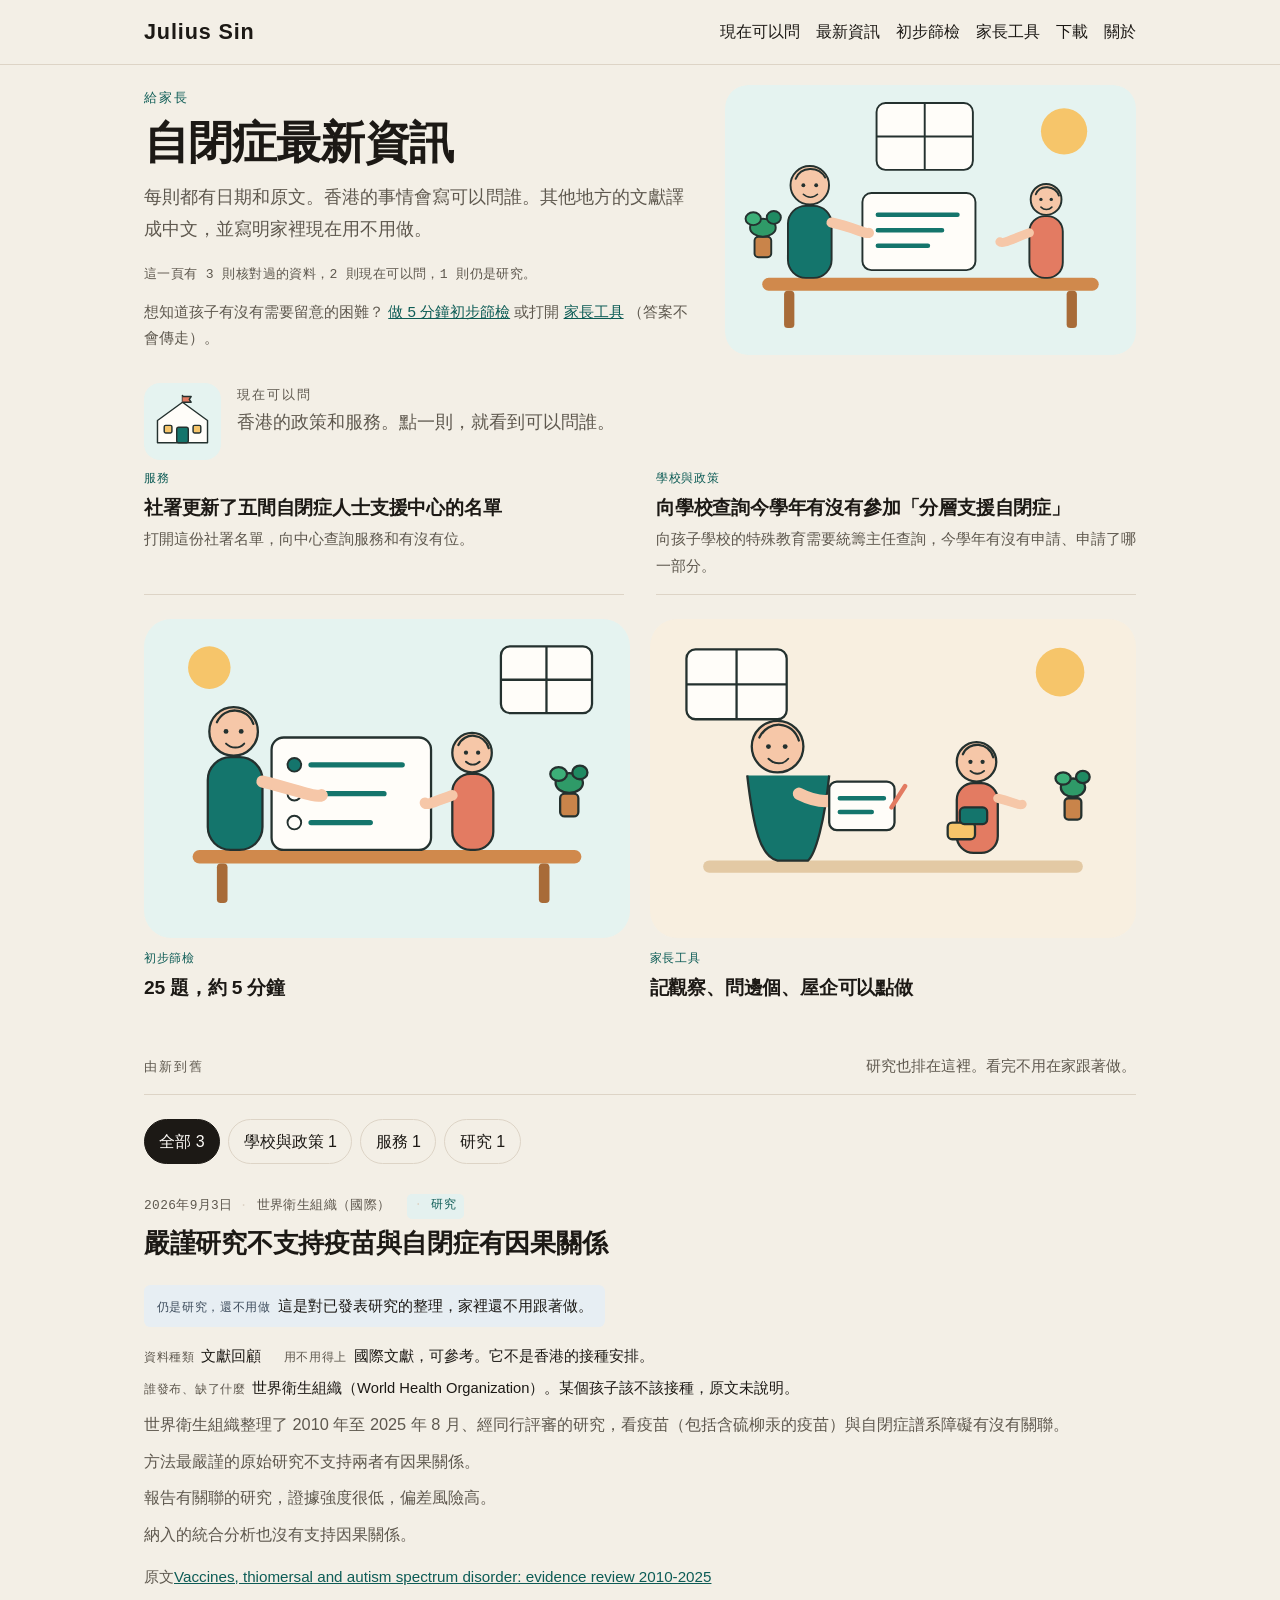
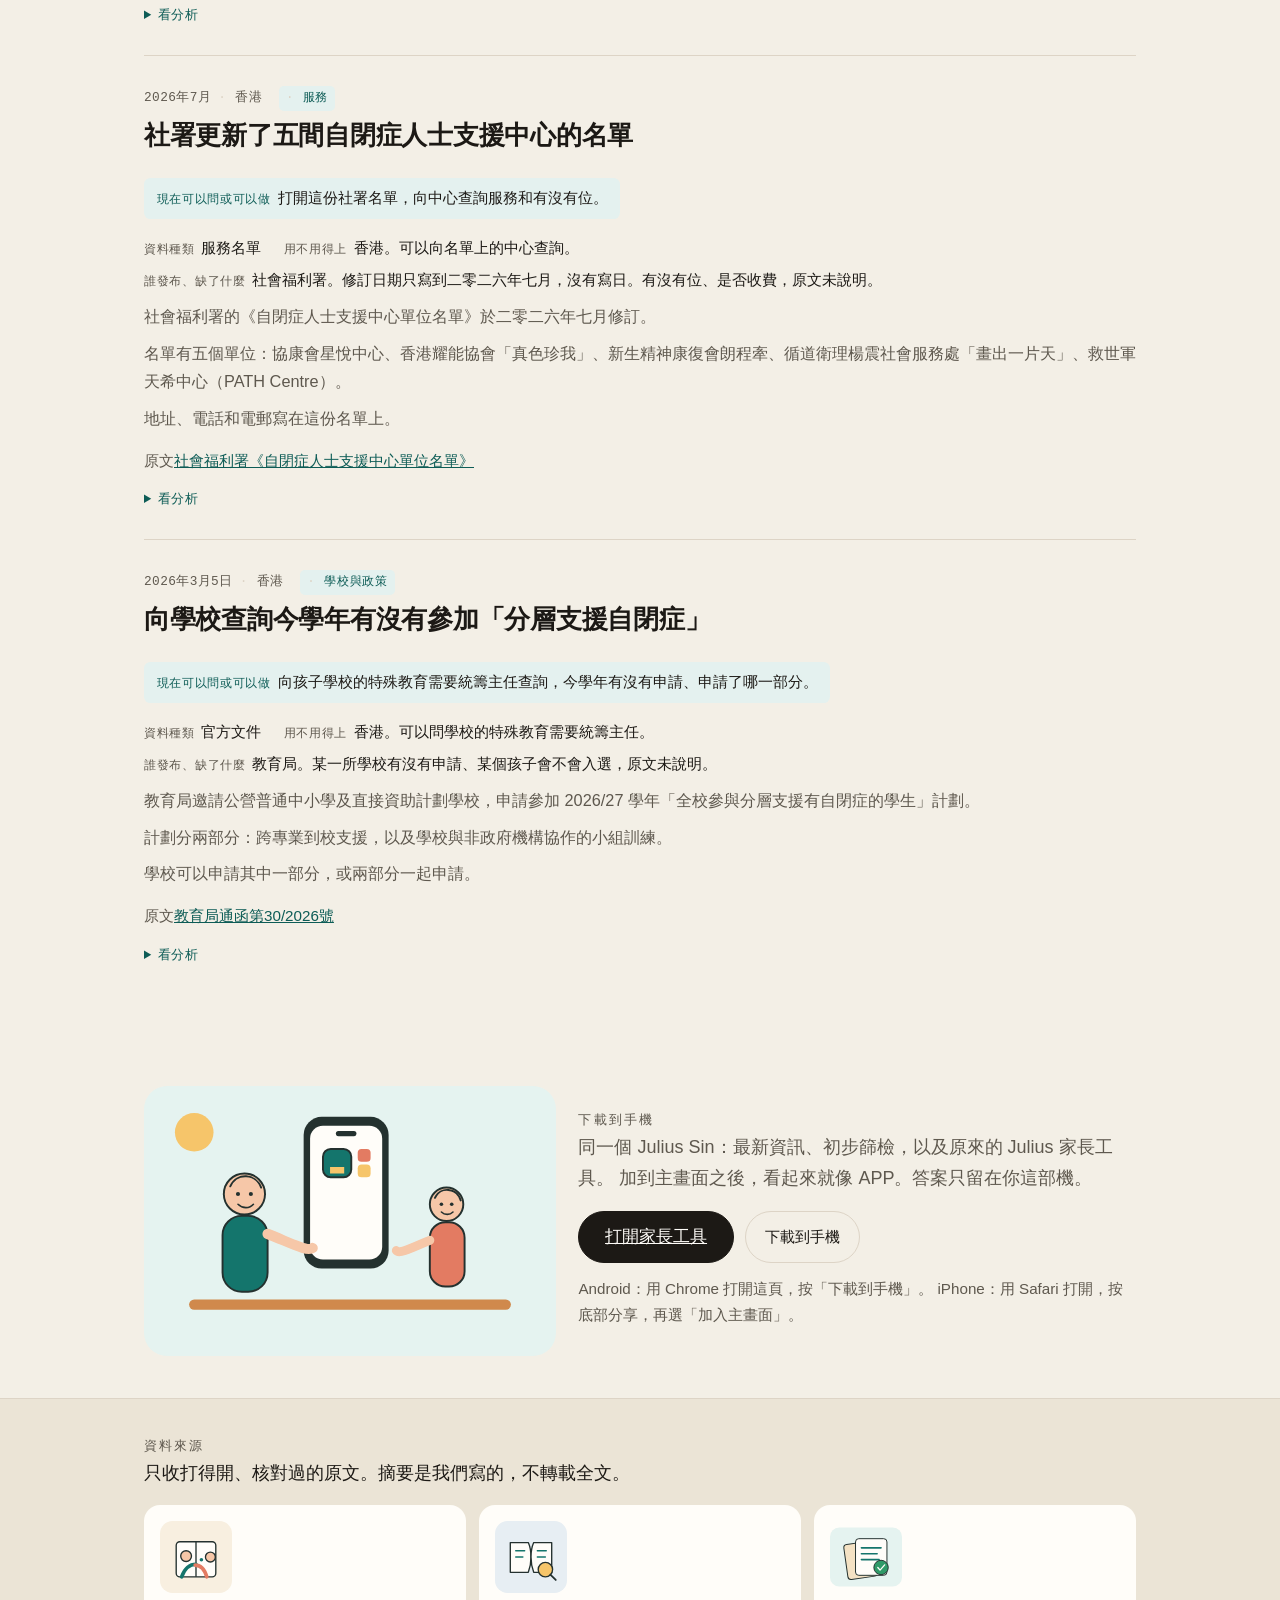
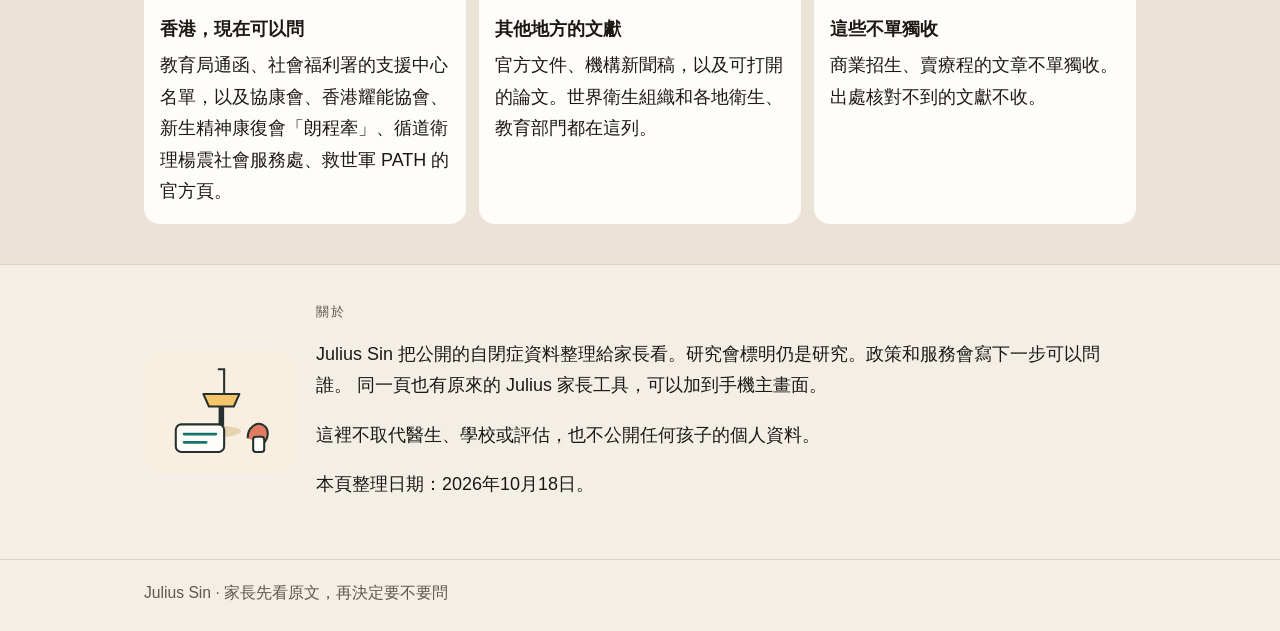
<file: index.html>
<!DOCTYPE html>
<html lang="zh-Hant">
  <head>
    <meta charset="utf-8" />
    <meta name="viewport" content="width=device-width, initial-scale=1" />
    <title>Julius Sin — 給家長的自閉症最新資訊</title>
    <meta
      name="description"
      content="給家長看的自閉症最新資訊。每則都連回原文，並寫明現在用不用得上。"
    />
    <meta name="theme-color" content="#0d5c56" />
    <meta name="apple-mobile-web-app-capable" content="yes" />
    <meta name="apple-mobile-web-app-title" content="Julius Sin" />
    <link rel="icon" type="image/svg+xml" href="img/icons/favicon.svg" />
    <link rel="apple-touch-icon" href="img/icons/apple-touch-icon.png" />
    <link rel="manifest" href="manifest.webmanifest" />
    <link rel="stylesheet" href="css/styles.css" />
  </head>
  <body>
    <a class="skip" href="#latest">跳到最新資訊</a>
    <header class="site-header">
      <div class="wrap header-inner">
        <a class="brand" href="#latest">Julius Sin</a>
        <nav aria-label="頁面">
          <a href="#start">現在可以問</a>
          <a href="#latest">最新資訊</a>
          <a href="check.html">初步篩檢</a>
          <a href="guide.html">家長工具</a>
          <a href="#download">下載</a>
          <a href="#about">關於</a>
        </nav>
      </div>
    </header>

    <main>
      <section class="hero wrap" id="top">
        <div class="hero-copy">
          <p class="kicker">給家長</p>
          <h1>自閉症最新資訊</h1>
          <p class="lede">
            每則都有日期和原文。香港的事情會寫可以問誰。其他地方的文獻譯成中文，並寫明家裡現在用不用做。
          </p>
          <p class="tally" id="tally"></p>
          <p class="check-entry">
            想知道孩子有沒有需要留意的困難？
            <a href="check.html">做 5 分鐘初步篩檢</a>
            或打開
            <a href="guide.html">家長工具</a>
            （答案不會傳走）。
          </p>
        </div>
        <img
          class="hero-art"
          src="img/hero.svg"
          alt="一位家長和孩子坐在桌前，一起看一張資料"
        />
      </section>

      <section class="wrap start" id="start">
        <div class="start-head">
          <img src="img/school.svg" alt="" />
          <div>
            <h2>現在可以問</h2>
            <p class="section-lead">香港的政策和服務。點一則，就看到可以問誰。</p>
          </div>
        </div>
        <div id="start-list" class="start-list"></div>
      </section>

      <section class="wrap picture-row" aria-label="工具">
        <a class="picture-card" href="check.html">
          <img src="img/check.svg" alt="一位家長在桌上填觀察表，孩子坐在旁邊一起看" />
          <p class="start-cat">初步篩檢</p>
          <p class="start-title">25 題，約 5 分鐘</p>
        </a>
        <a class="picture-card" href="guide.html">
          <img src="img/guide.svg" alt="一位家長蹲在孩子旁邊，邊看邊記低觀察" />
          <p class="start-cat">家長工具</p>
          <p class="start-title">記觀察、問邊個、屋企可以點做</p>
        </a>
      </section>

      <section class="wrap feed-section" id="latest" aria-live="polite">
        <div class="feed-head">
          <h2>由新到舊</h2>
          <p>研究也排在這裡。看完不用在家跟著做。</p>
        </div>
        <div id="filters" class="filters" role="group" aria-label="按分類篩選"></div>
        <div id="feed" class="feed"></div>
        <p id="empty" class="empty" hidden>這個分類還沒有資料。</p>
      </section>

      <section class="wrap download art-split" id="download">
        <img src="img/phone.svg" alt="一位家長拿著手機，孩子伸手指向螢幕" />
        <div>
          <h2>下載到手機</h2>
          <p class="section-lead">
            同一個 Julius Sin：最新資訊、初步篩檢，以及原來的 Julius 家長工具。
            加到主畫面之後，看起來就像 APP。答案只留在你這部機。
          </p>
          <div class="download-actions">
            <a class="btn" href="guide.html">打開家長工具</a>
            <button class="btn ghost" type="button" data-install hidden>下載到手機</button>
          </div>
          <p class="install-hint" id="install-hint">
            Android：用 Chrome 打開這頁，按「下載到手機」。
            iPhone：用 Safari 打開，按底部分享，再選「加入主畫面」。
          </p>
        </div>
      </section>

      <section class="band" id="sources">
        <div class="wrap prose">
          <h2>資料來源</h2>
          <p class="section-lead">只收打得開、核對過的原文。摘要是我們寫的，不轉載全文。</p>
          <div class="source-grid">
            <article>
              <img src="img/service.svg" alt="" />
              <h3>香港，現在可以問</h3>
              <p>教育局通函、社會福利署的支援中心名單，以及協康會、香港耀能協會、新生精神康復會「朗程牽」、循道衛理楊震社會服務處、救世軍 PATH 的官方頁。</p>
            </article>
            <article>
              <img src="img/research.svg" alt="" />
              <h3>其他地方的文獻</h3>
              <p>官方文件、機構新聞稿，以及可打開的論文。世界衛生組織和各地衛生、教育部門都在這列。</p>
            </article>
            <article>
              <img src="img/sources.svg" alt="" />
              <h3>這些不單獨收</h3>
              <p>商業招生、賣療程的文章不單獨收。出處核對不到的文獻不收。</p>
            </article>
          </div>
        </div>
      </section>

      <section class="wrap prose split" id="about">
        <img src="img/about.svg" alt="" />
        <div>
        <h2>關於</h2>
        <p>
          Julius Sin 把公開的自閉症資料整理給家長看。研究會標明仍是研究。政策和服務會寫下一步可以問誰。
          同一頁也有原來的 Julius 家長工具，可以加到手機主畫面。
        </p>
        <p>這裡不取代醫生、學校或評估，也不公開任何孩子的個人資料。</p>
        <p class="updated">本頁整理日期：2026年10月18日。</p>
        </div>
      </section>
    </main>

    <footer class="site-footer">
      <div class="wrap">Julius Sin · 家長先看原文，再決定要不要問</div>
    </footer>

    <script src="js/news.js"></script>
    <script src="js/app.js"></script>
    <script src="js/pwa.js"></script>
  </body>
</html>
</file>
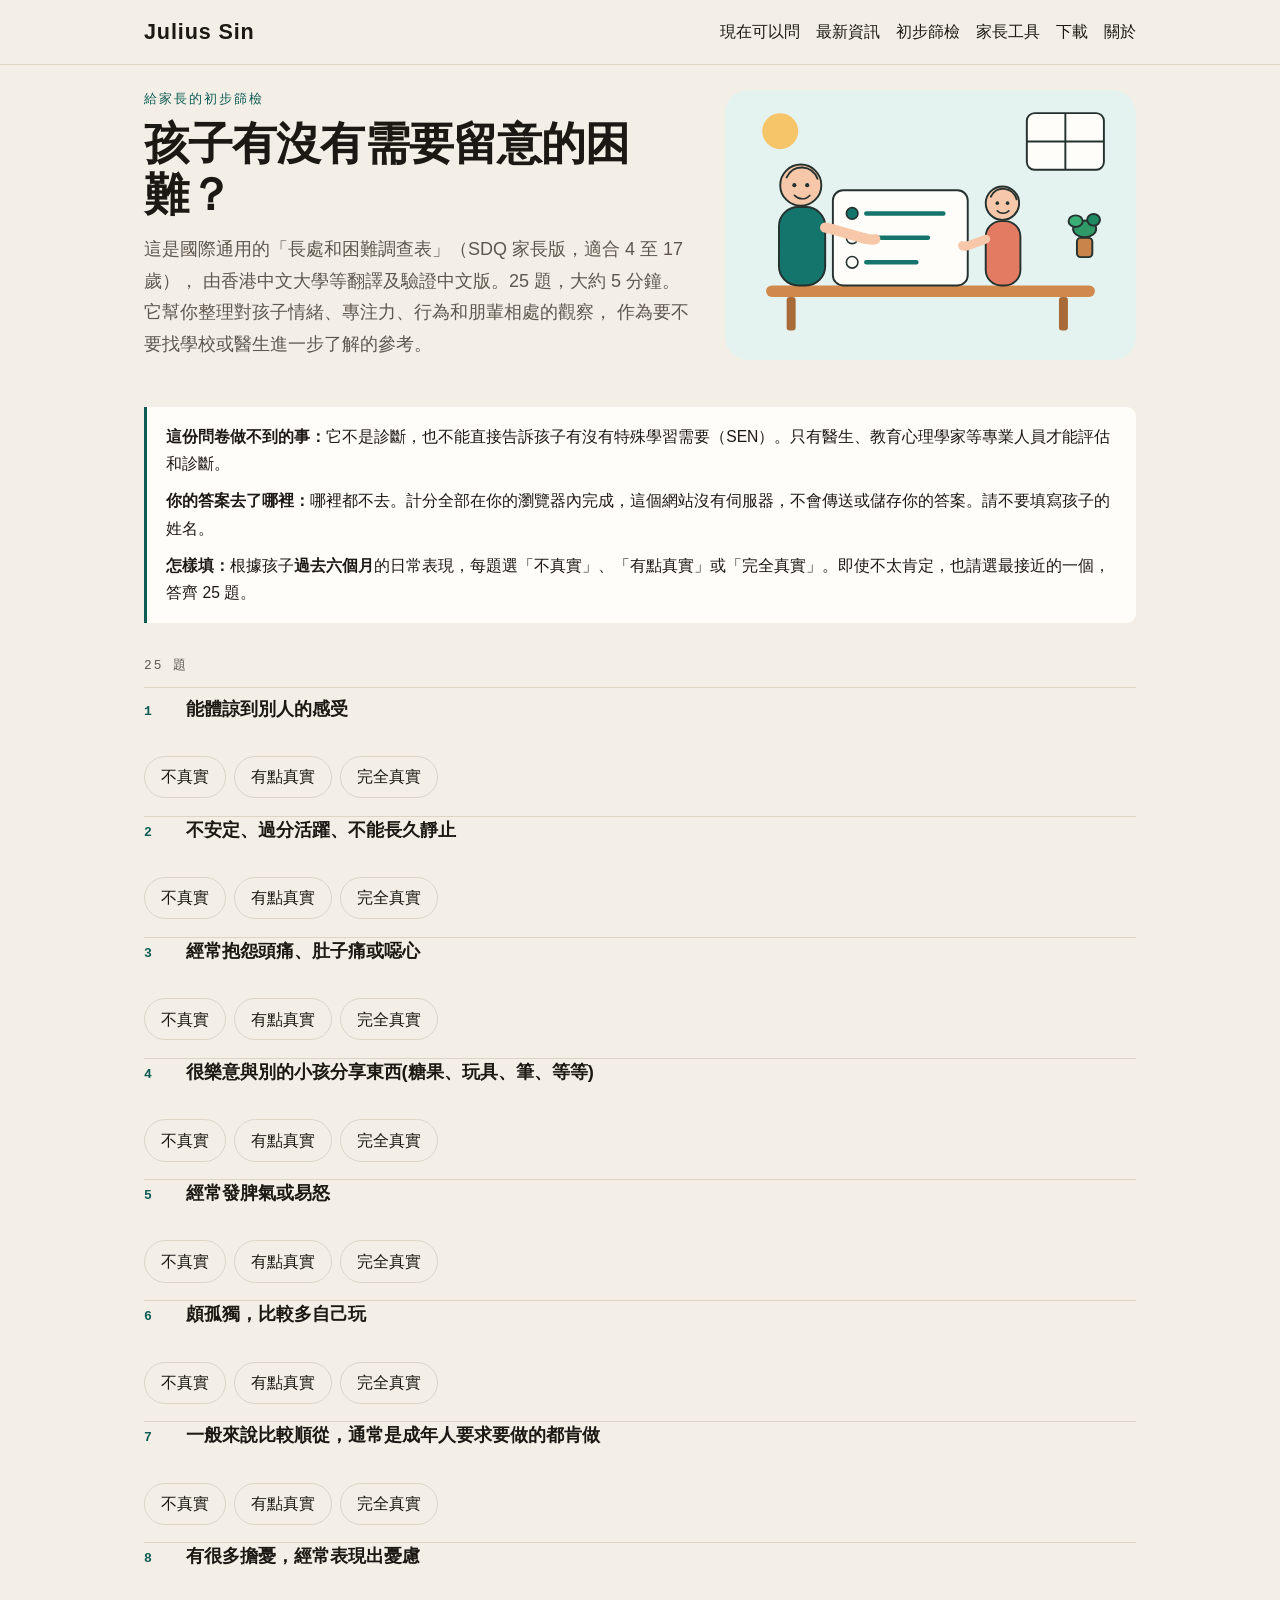
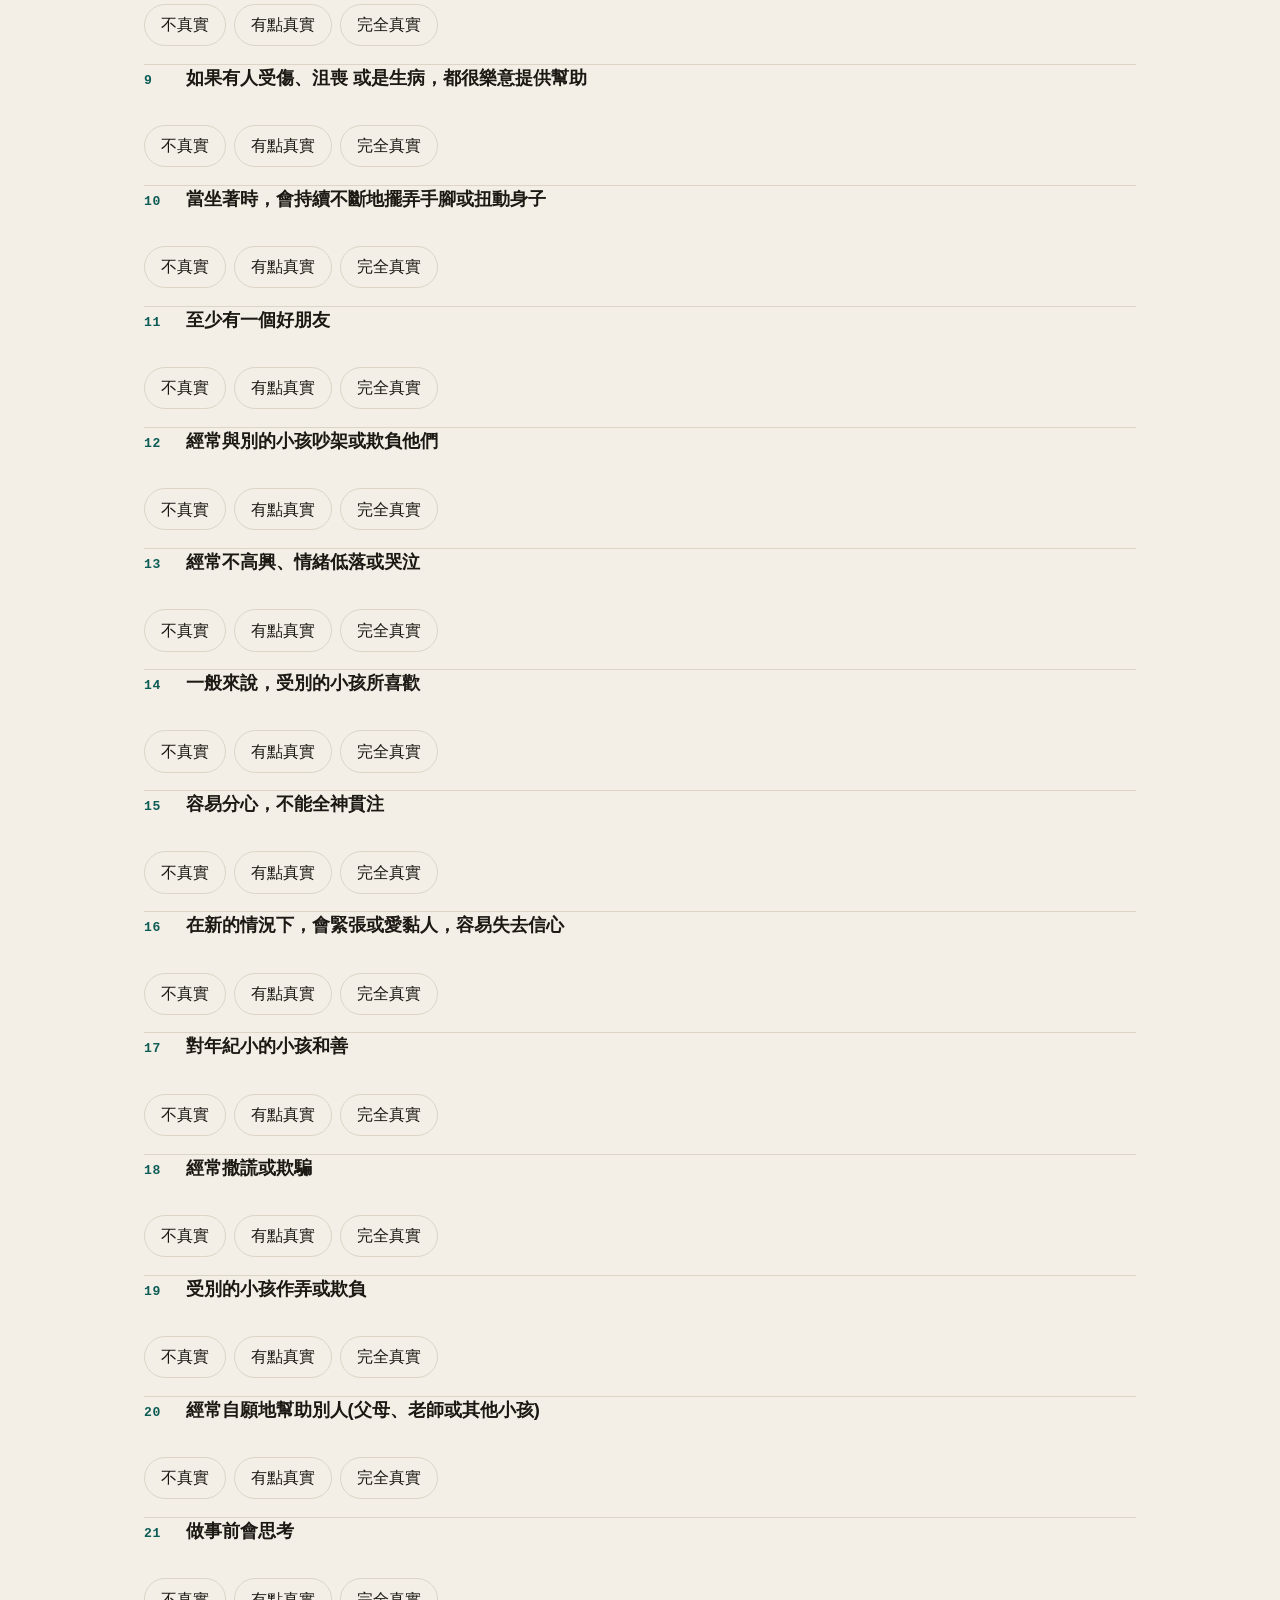
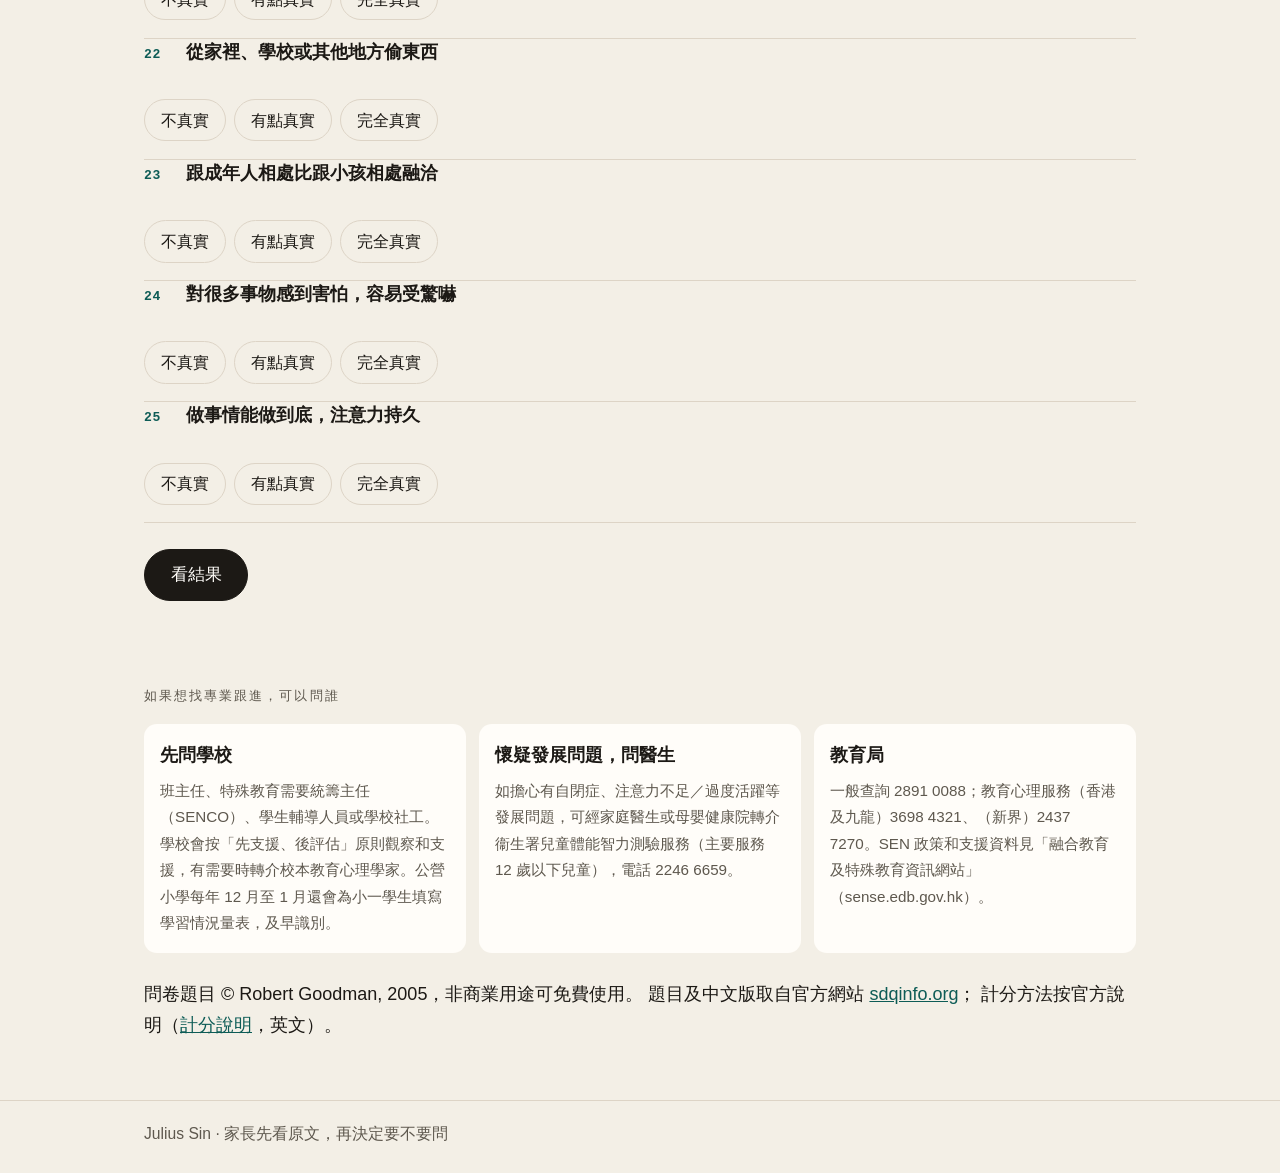
<file: check.html>
<!DOCTYPE html>
<html lang="zh-Hant">
  <head>
    <meta charset="utf-8" />
    <meta name="viewport" content="width=device-width, initial-scale=1" />
    <title>初步篩檢：孩子有沒有需要留意的困難 — Julius Sin</title>
    <meta
      name="description"
      content="給家長的初步篩檢：國際通用的「長處和困難調查表」（SDQ 家長版，4–17 歲），約 5 分鐘，25 題，全部在你的瀏覽器內完成，不傳送任何答案。結果不是診斷。"
    />
    <meta name="theme-color" content="#0d5c56" />
    <meta name="apple-mobile-web-app-capable" content="yes" />
    <meta name="apple-mobile-web-app-title" content="Julius Sin" />
    <link rel="icon" type="image/svg+xml" href="img/icons/favicon.svg" />
    <link rel="apple-touch-icon" href="img/icons/apple-touch-icon.png" />
    <link rel="manifest" href="manifest.webmanifest" />
    <link rel="stylesheet" href="css/styles.css" />
  </head>
  <body>
    <a class="skip" href="#quiz-section">跳到問題</a>
    <header class="site-header">
      <div class="wrap header-inner">
        <a class="brand" href="index.html">Julius Sin</a>
        <nav aria-label="頁面">
          <a href="index.html#start">現在可以問</a>
          <a href="index.html#latest">最新資訊</a>
          <a href="check.html" aria-current="page">初步篩檢</a>
          <a href="guide.html">家長工具</a>
          <a href="index.html#download">下載</a>
          <a href="index.html#about">關於</a>
        </nav>
      </div>
    </header>

    <main>
      <section class="hero wrap check-intro">
        <div class="hero-copy">
        <p class="kicker">給家長的初步篩檢</p>
        <h1>孩子有沒有需要留意的困難？</h1>
        <p class="lede">
          這是國際通用的「長處和困難調查表」（SDQ 家長版，適合 4 至 17 歲），
          由香港中文大學等翻譯及驗證中文版。25 題，大約 5 分鐘。
          它幫你整理對孩子情緒、專注力、行為和朋輩相處的觀察，
          作為要不要找學校或醫生進一步了解的參考。
        </p>
        </div>
        <img
          class="hero-art"
          src="img/check.svg"
          alt="一位家長在桌上填觀察表，孩子坐在旁邊一起看"
        />
      </section>
      <section class="wrap check-intro">
        <div class="notice">
          <p><b>這份問卷做不到的事：</b>它不是診斷，也不能直接告訴孩子有沒有特殊學習需要（SEN）。只有醫生、教育心理學家等專業人員才能評估和診斷。</p>
          <p><b>你的答案去了哪裡：</b>哪裡都不去。計分全部在你的瀏覽器內完成，這個網站沒有伺服器，不會傳送或儲存你的答案。請不要填寫孩子的姓名。</p>
          <p><b>怎樣填：</b>根據孩子<b>過去六個月</b>的日常表現，每題選「不真實」、「有點真實」或「完全真實」。即使不太肯定，也請選最接近的一個，答齊 25 題。</p>
        </div>
      </section>

      <section class="wrap" id="quiz-section" aria-label="問卷">
        <div class="quiz-head">
          <h2 class="section-title">25 題</h2>
          <p class="mono" id="progress" aria-live="polite"></p>
        </div>
        <form id="quiz" onsubmit="return false;"></form>
        <p id="warn" class="warn" hidden></p>
        <button class="btn" id="submit" type="button">看結果</button>
      </section>

      <section class="wrap result" id="result" hidden></section>

      <section class="wrap prose next-who">
        <h2 class="section-title">如果想找專業跟進，可以問誰</h2>
        <div class="who-list">
          <article>
            <h3>先問學校</h3>
            <p>班主任、特殊教育需要統籌主任（SENCO）、學生輔導人員或學校社工。學校會按「先支援、後評估」原則觀察和支援，有需要時轉介校本教育心理學家。公營小學每年 12 月至 1 月還會為小一學生填寫學習情況量表，及早識別。</p>
          </article>
          <article>
            <h3>懷疑發展問題，問醫生</h3>
            <p>如擔心有自閉症、注意力不足／過度活躍等發展問題，可經家庭醫生或母嬰健康院轉介衞生署兒童體能智力測驗服務（主要服務 12 歲以下兒童），電話 2246 6659。</p>
          </article>
          <article>
            <h3>教育局</h3>
            <p>一般查詢 2891 0088；教育心理服務（香港及九龍）3698 4321、（新界）2437 7270。SEN 政策和支援資料見「融合教育及特殊教育資訊網站」（sense.edb.gov.hk）。</p>
          </article>
        </div>
        <p class="muted">
          問卷題目 © Robert Goodman, 2005，非商業用途可免費使用。
          題目及中文版取自官方網站 <a href="https://www.sdqinfo.org/py/sdqinfo/b3.py?language=Chinese">sdqinfo.org</a>；
          計分方法按官方說明（<a href="https://www.sdqinfo.org/c1.html">計分說明</a>，英文）。
        </p>
      </section>
    </main>

    <footer class="site-footer">
      <div class="wrap">Julius Sin · 家長先看原文，再決定要不要問</div>
    </footer>

    <script src="js/sdq-data.js"></script>
    <script src="js/check.js"></script>
    <script src="js/pwa.js"></script>
  </body>
</html>
</file>
<file: css/styles.css>
:root {
  --paper: #f3efe6;
  --sheet: #fffdf9;
  --ink: #1c1915;
  --muted: #5e584e;
  --line: #ddd4c6;
  --teal: #0d5c56;
  --teal-soft: #e4f1ef;
  --watch: #8a5a12;
  --watch-soft: #f8efdc;
  --research: #3d4c5c;
  --research-soft: #e7eef3;
  --focus: #0d5c56;
  color-scheme: light;
}

* {
  box-sizing: border-box;
}

html {
  scroll-behavior: smooth;
}

body {
  margin: 0;
  background: var(--paper);
  color: var(--ink);
  font-family: "Segoe UI", "PingFang TC", "Microsoft JhengHei", sans-serif;
  font-size: 1.125rem;
  line-height: 1.75;
}

.mono {
  font-family: "Cascadia Mono", "Cascadia Code", "Consolas", "Microsoft JhengHei", monospace;
  font-size: 0.82rem;
  letter-spacing: 0.04em;
}

a {
  color: var(--teal);
}

a:hover {
  text-decoration-thickness: 2px;
}

.skip {
  position: absolute;
  left: 1rem;
  top: -4rem;
  background: var(--ink);
  color: white;
  padding: 0.5rem 0.8rem;
}

.skip:focus {
  top: 0.5rem;
  z-index: 2;
}

.wrap {
  width: min(62rem, calc(100% - 2rem));
  margin-inline: auto;
}

.site-header {
  position: sticky;
  top: 0;
  background: var(--paper);
  border-bottom: 1px solid var(--line);
  z-index: 1;
}

.header-inner {
  display: flex;
  justify-content: space-between;
  align-items: center;
  gap: 1rem;
  min-height: 4rem;
}

.brand {
  color: var(--ink);
  font-weight: 700;
  font-size: 1.35rem;
  text-decoration: none;
  letter-spacing: 0.04em;
}

nav {
  display: flex;
  gap: 1rem;
}

nav a {
  color: var(--ink);
  text-decoration: none;
  font-size: 1rem;
}

nav a:hover {
  text-decoration: underline;
  text-underline-offset: 0.25em;
}

.hero,
.band,
.prose,
.start,
.feed-section,
.card {
  scroll-margin-top: 4.5rem;
}

.hero {
  display: grid;
  grid-template-columns: 1.15fr 0.85fr;
  gap: 1.5rem;
  align-items: center;
  padding-top: 1.25rem;
}

.hero-art {
  display: block;
  width: 100%;
  height: auto;
  margin: 0;
  border-radius: 1.4rem;
}

.tally {
  margin: 1.2rem 0 0;
  font-family: "Cascadia Mono", "Cascadia Code", "Consolas", monospace;
  font-size: 0.82rem;
  letter-spacing: 0.03em;
  color: var(--muted);
}

.check-entry {
  margin: 0.7rem 0 0;
  font-size: 0.95rem;
  color: var(--muted);
}

.download {
  padding: 2.2rem 0 2.6rem;
  scroll-margin-top: 4.5rem;
}

.download-actions {
  display: flex;
  flex-wrap: wrap;
  gap: 0.7rem;
  margin: 0.4rem 0 0.8rem;
}

.download .btn {
  margin: 0;
}

.install-hint {
  margin: 0;
  color: var(--muted);
  font-size: 0.95rem;
}

.section-lead {
  margin: 0.2rem 0 1rem;
  color: var(--muted);
}

.start h2,
.feed-head h2,
.download h2,
.prose h2 {
  margin: 0;
  font-family: "Cascadia Mono", "Cascadia Code", "Consolas", monospace;
  font-size: 0.8rem;
  font-weight: 500;
  letter-spacing: 0.16em;
  text-transform: uppercase;
  color: var(--muted);
}

.start {
  padding-top: 1.75rem;
}

.start-head {
  display: grid;
  grid-template-columns: 4.8rem 1fr;
  gap: 1rem;
  align-items: center;
  margin-bottom: 0.6rem;
}

.start-head img {
  width: 100%;
  height: auto;
  border-radius: 1rem;
}

.picture-row {
  display: grid;
  grid-template-columns: 1fr 1fr;
  gap: 1.2rem;
  padding: 1.5rem 0 0.5rem;
}

.picture-card {
  display: block;
  color: inherit;
  text-decoration: none;
}

.picture-card img {
  display: block;
  width: 100%;
  height: auto;
  border-radius: 1.2rem;
}

.picture-card .start-cat {
  margin-top: 0.7rem;
}

.art-split {
  display: grid;
  grid-template-columns: 0.85fr 1.15fr;
  gap: 1.4rem;
  align-items: center;
}

.art-split > img {
  width: 100%;
  height: auto;
  border-radius: 1.2rem;
}

.guide-hero {
  display: block;
  width: 100%;
  max-width: 46rem;
  margin: 1.2rem auto 0;
  border-radius: 1.4rem;
}

.start-list {
  display: grid;
  grid-template-columns: 1fr 1fr;
  gap: 0.8rem;
}

.start-list {
  display: grid;
  grid-template-columns: 1fr 1fr;
  gap: 1rem 2rem;
}

.start-card {
  display: block;
  color: inherit;
  text-decoration: none;
  padding-bottom: 0.9rem;
  border-bottom: 1px solid var(--line);
}

.start-card:last-child:nth-child(odd) {
  border-bottom: none;
}

.start-card img {
  display: none;
}

.start-cat {
  margin: 0;
  font-family: "Cascadia Mono", "Cascadia Code", "Consolas", monospace;
  font-size: 0.78rem;
  letter-spacing: 0.06em;
  color: var(--teal);
}

.start-title {
  margin: 0.25rem 0 0.3rem;
  font-size: 1.2rem;
  font-weight: 700;
  line-height: 1.35;
  letter-spacing: -0.01em;
}

.start-line {
  margin: 0;
  color: var(--muted);
  font-size: 0.95rem;
}

.feed-head {
  display: flex;
  flex-wrap: wrap;
  justify-content: space-between;
  align-items: baseline;
  gap: 0.4rem 1.5rem;
  margin-bottom: 1.4rem;
  padding-bottom: 0.9rem;
  border-bottom: 1px solid var(--line);
}

.feed-head p {
  margin: 0;
  color: var(--muted);
  font-size: 0.95rem;
}

.split {
  display: grid;
  grid-template-columns: 9.5rem 1fr;
  gap: 1.25rem;
  align-items: center;
}

.split img {
  width: 100%;
  height: auto;
}

.card-top {
  display: grid;
  grid-template-columns: 1fr 5.4rem;
  gap: 0.75rem;
  align-items: start;
}

.card-art {
  width: 5.4rem;
  height: 5.4rem;
}

.kicker {
  margin: 0;
  font-family: "Cascadia Mono", "Cascadia Code", "Consolas", monospace;
  font-size: 0.8rem;
  font-weight: 500;
  letter-spacing: 0.16em;
  text-transform: uppercase;
  color: var(--teal);
}

h1,
h2 {
  font-weight: 700;
  line-height: 1.25;
  letter-spacing: 0;
}

h1 {
  margin: 0.4rem 0 0.85rem;
  font-size: clamp(2rem, 5vw, 2.8rem);
  letter-spacing: -0.02em;
  line-height: 1.15;
}

.lede {
  margin: 0;
  max-width: 38rem;
  color: var(--muted);
}

.filters {
  display: flex;
  flex-wrap: wrap;
  gap: 0.5rem;
  margin-top: 1.5rem;
}

.filter {
  border: 1px solid var(--line);
  background: transparent;
  color: var(--ink);
  border-radius: 999px;
  padding: 0.45rem 0.9rem;
  font: inherit;
  font-size: 1rem;
  cursor: pointer;
}

.filter.is-active {
  background: var(--ink);
  color: var(--sheet);
  border-color: var(--ink);
}

/* ── 列表（參考 yage.ai 排版）────────────────────────────── */

.feed {
  display: block;
  gap: 0;
}

.card {
  background: transparent;
  border: none;
  border-radius: 0;
  padding: 1.9rem 0 1.7rem;
  border-bottom: 1px solid var(--line);
}

.card:last-child {
  border-bottom: none;
}

.card[data-category] {
  border-top: none;
}

.card-top {
  display: block;
}

.card-art {
  display: none;
}

.card .meta {
  font-family: "Cascadia Mono", "Cascadia Code", "Consolas", monospace;
  font-size: 0.8rem;
  letter-spacing: 0.03em;
  color: var(--muted);
}

.card .meta .dot {
  display: none;
}

.card .meta span + span::before {
  content: "·";
  margin: 0 0.55rem 0 0;
  color: var(--line);
}

.card .meta .cat-tag {
  font-size: 0.78rem;
  color: var(--teal);
  background: var(--teal-soft);
  border-radius: 0.3rem;
  padding: 0.08rem 0.45rem;
  margin-left: 0.6rem;
  letter-spacing: 0.05em;
}

.card h2 {
  margin: 0.5rem 0 0.6rem;
  font-size: 1.6rem;
  line-height: 1.3;
  letter-spacing: -0.01em;
}

.card h2 a {
  color: inherit;
  text-decoration: none;
}

.card h2 a:hover {
  text-decoration: underline;
  text-underline-offset: 0.3rem;
  text-decoration-thickness: 2px;
}

.summary {
  color: var(--muted);
  font-size: 1.02rem;
}

.summary p {
  margin: 0 0 0.5rem;
}

.facts {
  display: flex;
  flex-wrap: wrap;
  gap: 0.4rem 1.4rem;
  margin: 0.9rem 0 0.5rem;
}

.fact {
  display: block;
  margin: 0;
  padding: 0;
  background: none;
  border-radius: 0;
  font-size: 0.92rem;
}

.fact b {
  font-family: "Cascadia Mono", "Cascadia Code", "Consolas", monospace;
  font-size: 0.74rem;
  font-weight: 500;
  letter-spacing: 0.06em;
  color: var(--muted);
  margin-right: 0.4rem;
}

.parent-line {
  display: inline-block;
  margin: 1rem 0 0.2rem;
  padding: 0.45rem 0.8rem;
  border-radius: 0.4rem;
  background: var(--teal-soft);
  font-size: 0.95rem;
}

.card[data-action="先看著"] .parent-line {
  background: var(--watch-soft);
}

.card[data-action="仍是研究，還不用做"] .parent-line {
  background: var(--research-soft);
}

.parent-label {
  font-family: "Cascadia Mono", "Cascadia Code", "Consolas", monospace;
  font-size: 0.78rem;
  font-weight: 500;
  letter-spacing: 0.05em;
  color: var(--teal);
  margin-right: 0.45rem;
}

.card[data-action="先看著"] .parent-label {
  color: var(--watch);
}

.card[data-action="仍是研究，還不用做"] .parent-label {
  color: var(--research);
}

.source {
  font-size: 0.95rem;
}

.source span {
  color: var(--muted);
}

details {
  margin-top: 0.7rem;
  border-top: none;
  padding-top: 0;
}

summary {
  cursor: pointer;
  font-family: "Cascadia Mono", "Cascadia Code", "Consolas", monospace;
  font-size: 0.8rem;
  font-weight: 500;
  letter-spacing: 0.05em;
  color: var(--teal);
}

details[open] summary {
  margin-bottom: 0.7rem;
}

dl div {
  grid-template-columns: 9rem 1fr;
  border-top: none;
  padding: 0.3rem 0;
}

dt {
  font-family: "Cascadia Mono", "Cascadia Code", "Consolas", monospace;
  font-size: 0.78rem;
  letter-spacing: 0.05em;
}

.filter:focus-visible,
a:focus-visible,
summary:focus-visible {
  outline: 3px solid var(--focus);
  outline-offset: 3px;
}

.feed-section {
  padding: 2.5rem 0 3.5rem;
}

.meta {
  display: flex;
  flex-wrap: wrap;
  align-items: center;
  gap: 0.45rem;
  margin: 0;
  color: var(--muted);
  font-size: 0.95rem;
}

dl {
  margin: 0.8rem 0 0.3rem;
}

dd {
  margin: 0;
}

.empty {
  color: var(--muted);
}

.band {
  background: #ebe4d6;
  border-block: 1px solid var(--line);
}

.prose {
  padding: 2.5rem 0;
}

.source-grid {
  display: grid;
  grid-template-columns: repeat(3, 1fr);
  gap: 0.8rem;
}

.source-grid article {
  background: var(--sheet);
  border-radius: 1rem;
  padding: 1rem;
}

.source-grid img {
  width: 4.5rem;
  height: 4.5rem;
}

.source-grid h3 {
  margin: 0.55rem 0 0.35rem;
  font-size: 1.15rem;
}

.source-grid p {
  margin: 0;
}

.prose p,
.prose li {
  color: var(--ink);
}

.prose ul {
  padding-left: 1.2rem;
}

.updated {
  color: var(--muted);
}

.site-footer {
  border-top: 1px solid var(--line);
  color: var(--muted);
  font-size: 0.98rem;
}

.site-footer .wrap {
  padding: 1.2rem 0 1.6rem;
}

@media (max-width: 860px) {
  body {
    font-size: 1.05rem;
  }

  .header-inner {
    align-items: flex-start;
    flex-direction: column;
    padding: 0.8rem 0;
  }

  .hero {
    grid-template-columns: 1fr 6.5rem;
    align-items: start;
    gap: 0.85rem;
  }

  .hero-copy {
    grid-column: 1;
    grid-row: 1;
  }

  .hero-art {
    grid-column: 2;
    grid-row: 1;
    max-width: none;
    width: 6.5rem;
    border-radius: 0.9rem;
  }

  .start-list,
  .source-grid,
  .picture-row,
  .art-split {
    grid-template-columns: 1fr;
  }

  .start-head {
    grid-template-columns: 3.6rem 1fr;
  }

  .art-split > img {
    max-width: 16rem;
  }

  .fact {
    display: block;
  }

  .card h2 {
    font-size: 1.35rem;
  }

  .card .meta {
    font-size: 0.76rem;
  }

  .card .meta .cat-tag {
    margin-left: 0;
  }

  dl div {
    grid-template-columns: 1fr;
    gap: 0.1rem;
  }

  .fact b {
    display: block;
    margin-bottom: 0.15rem;
  }

  .split {
    grid-template-columns: 1fr;
  }

  .split img {
    width: 8rem;
    height: auto;
  }

  .q-options label {
    display: block;
  }
}

/* ── 初步篩檢頁（check.html）────────────────────────────── */

.check-intro {
  padding-top: 1.5rem;
}

.notice {
  margin: 1.4rem 0 2.2rem;
  padding: 1rem 1.2rem;
  background: var(--sheet);
  border-left: 3px solid var(--teal);
  border-radius: 0 0.6rem 0.6rem 0;
}

.notice p {
  margin: 0 0 0.6rem;
  font-size: 0.98rem;
}

.notice p:last-child {
  margin-bottom: 0;
}

.quiz-head {
  display: flex;
  justify-content: space-between;
  align-items: baseline;
  gap: 1rem;
  border-bottom: 1px solid var(--line);
  padding-bottom: 0.8rem;
  margin-bottom: 0.5rem;
}

.quiz-head .mono {
  color: var(--muted);
  margin: 0;
}

.question {
  border: none;
  border-bottom: 1px solid var(--line);
  margin: 0;
  padding: 1.3rem 0 1.1rem;
}

.question-text {
  font-size: 1.15rem;
  font-weight: 600;
  line-height: 1.45;
  padding: 0;
}

.q-no {
  display: inline-block;
  min-width: 2.2rem;
  color: var(--teal);
  margin-right: 0.4rem;
}

.q-options {
  display: flex;
  flex-wrap: wrap;
  gap: 0.5rem;
  margin-top: 0.8rem;
}

.q-options input {
  position: absolute;
  opacity: 0;
  pointer-events: none;
}

.q-options label {
  border: 1px solid var(--line);
  background: transparent;
  border-radius: 999px;
  padding: 0.4rem 1rem;
  font-size: 0.98rem;
  cursor: pointer;
  user-select: none;
}

.q-options input:checked + label {
  background: var(--teal);
  border-color: var(--teal);
  color: var(--sheet);
}

.q-options input:focus-visible + label {
  outline: 3px solid var(--focus);
  outline-offset: 2px;
}

.btn {
  display: inline-block;
  margin: 1.6rem 0 3rem;
  border: 1px solid var(--ink);
  background: var(--ink);
  color: var(--sheet);
  border-radius: 999px;
  padding: 0.65rem 1.6rem;
  font: inherit;
  font-size: 1.05rem;
  cursor: pointer;
}

.btn:hover {
  background: var(--teal);
  border-color: var(--teal);
}

.btn.ghost {
  background: transparent;
  color: var(--ink);
  border-color: var(--line);
  font-size: 0.95rem;
  padding: 0.5rem 1.2rem;
}

.btn:focus-visible {
  outline: 3px solid var(--focus);
  outline-offset: 3px;
}

.warn {
  margin: 1rem 0 0;
  padding: 0.6rem 0.9rem;
  background: var(--watch-soft);
  border-left: 3px solid var(--watch);
  border-radius: 0 0.4rem 0.4rem 0;
  font-size: 0.98rem;
}

.result {
  border-top: 1px solid var(--line);
  padding-top: 1.4rem;
  scroll-margin-top: 4.5rem;
}

.result h2 {
  margin: 0 0 0.8rem;
}

.overall {
  margin: 0 0 0.6rem;
  font-size: 1.25rem;
}

.result .muted {
  color: var(--muted);
  font-size: 0.98rem;
  margin: 0 0 1.4rem;
}

.scale-list {
  border-top: 1px solid var(--line);
}

.scale-row {
  display: grid;
  grid-template-columns: 11rem 4.5rem 7rem 1fr;
  gap: 0.4rem 1rem;
  align-items: baseline;
  padding: 0.7rem 0;
  border-bottom: 1px solid var(--line);
}

.scale-name {
  font-weight: 600;
}

.scale-score {
  color: var(--muted);
}

.scale-band {
  font-size: 0.92rem;
  font-weight: 600;
}

.band-0 .scale-band { color: var(--teal); }
.band-1 .scale-band { color: var(--watch); }
.band-2 .scale-band,
.band-3 .scale-band { color: #a03527; }

.scale-desc {
  color: var(--muted);
  font-size: 0.92rem;
}

.advice {
  margin-top: 1.6rem;
  padding: 1rem 1.2rem;
  background: var(--teal-soft);
  border-radius: 0.6rem;
}

.advice h3 {
  margin: 0 0 0.5rem;
  font-size: 1.1rem;
}

.advice ul {
  margin: 0;
  padding-left: 1.2rem;
}

.advice li {
  margin-bottom: 0.35rem;
}

.advice p {
  margin: 0;
}

.next-who .who-list {
  display: grid;
  grid-template-columns: repeat(3, 1fr);
  gap: 0.8rem;
  margin: 1.2rem 0 1.6rem;
}

.who-list article {
  background: var(--sheet);
  border-radius: 0.8rem;
  padding: 1rem;
}

.who-list h3 {
  margin: 0 0 0.4rem;
  font-size: 1.1rem;
}

.who-list p {
  margin: 0;
  font-size: 0.95rem;
  color: var(--muted);
}

.section-title {
  margin: 0;
  font-family: "Cascadia Mono", "Cascadia Code", "Consolas", monospace;
  font-size: 0.8rem;
  font-weight: 500;
  letter-spacing: 0.16em;
  text-transform: uppercase;
  color: var(--muted);
}

@media (max-width: 860px) {
  .scale-row {
    grid-template-columns: 1fr auto;
    grid-template-areas:
      "name score"
      "band band"
      "desc desc";
    gap: 0.1rem 1rem;
  }

  .scale-name { grid-area: name; }
  .scale-score { grid-area: score; }
  .scale-band { grid-area: band; }
  .scale-desc { grid-area: desc; }

  .next-who .who-list {
    grid-template-columns: 1fr;
  }
}
</file>
